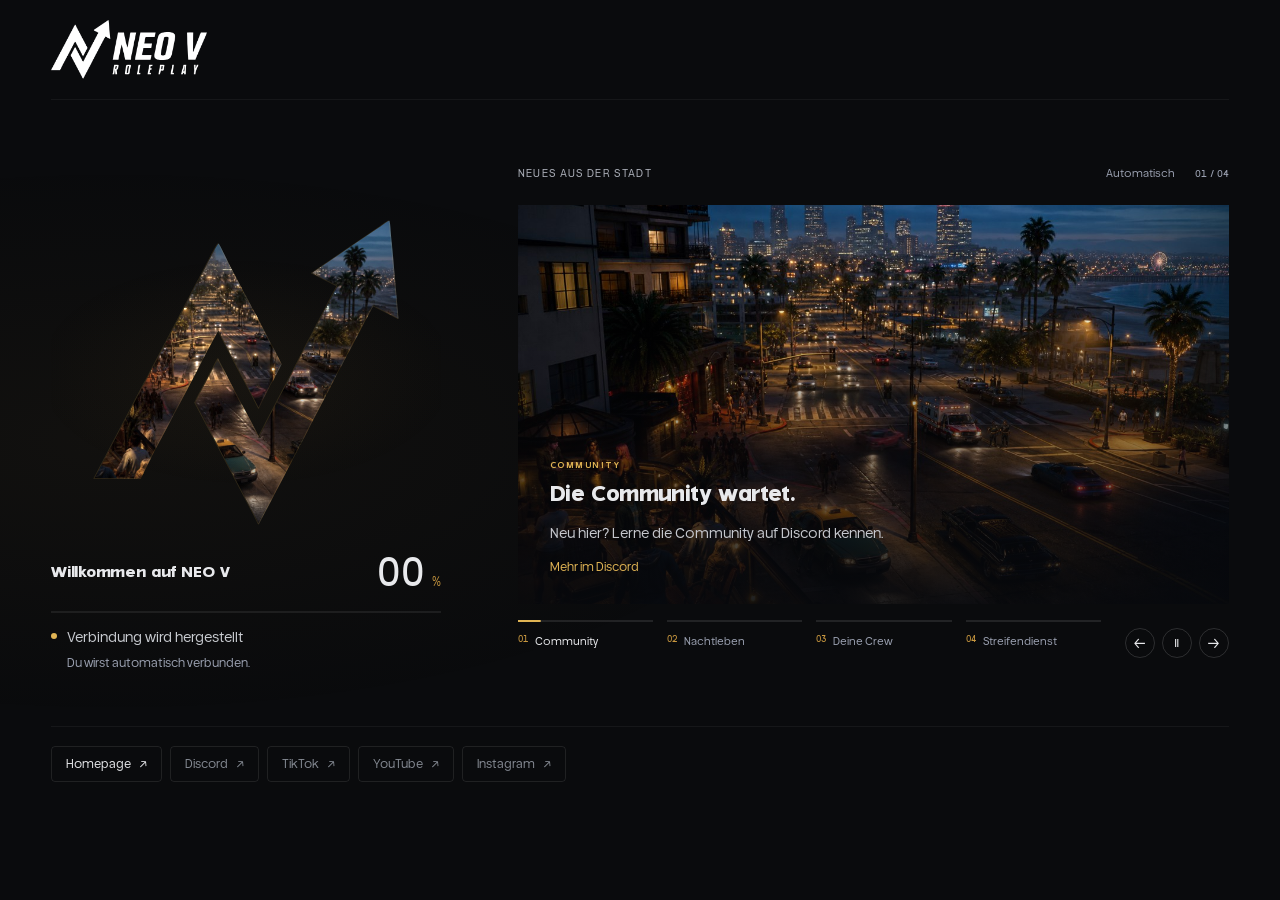
<file: html/index.html>
<!doctype html>
<html lang="de">
<head>
  <meta charset="utf-8">
  <meta name="viewport" content="width=device-width, initial-scale=1">
  <meta name="theme-color" content="#0a0b0d">
  <title>NEO V · Deine Geschichte beginnt</title>
  <link rel="stylesheet" href="css/style.css">
  <script defer src="js/config.js"></script>
  <script defer src="js/script.js"></script>
</head>
<body>
  <div class="ambient" aria-hidden="true"></div>
  <div class="screen">
    <header class="masthead">
      <a class="brand" href="https://neov.makeitclever.de" target="_blank" rel="noopener noreferrer" aria-label="NEO V Homepage"><img class="brand-logo" src="../assets/neologokompakt.png" alt="NEO V Roleplay"></a>
      <span id="connection-label" class="sr-only" role="status">VERBINDUNG WIRD AUFGEBAUT</span><span id="preview-label" hidden>VORSCHAU</span>
    </header>
    <main class="layout">
      <section class="identity" aria-label="Verbindungsfortschritt">
        <div class="loading-headspace" aria-hidden="true"></div>
        <div class="portal" aria-hidden="true">
          <div class="portal-halo"></div>
          <div class="portal-media"><img id="portal-image" src="media/life-city.jpg" alt=""><video id="portal-video" muted autoplay loop playsinline preload="none" hidden></video></div>
          <svg class="portal-outline" viewBox="0 0 3000 3000">    <g transform="matrix(3.748941,0,0,3.748941,-2570.069228,-1289.963051)">
        <path d="M924.495,807.688C890.385,874.436 848.624,946.527 817.915,1013.39L699.257,1013.35C731.714,952.484 763.861,891.45 795.697,830.255C808.607,805.797 823.623,775.232 837.435,751.785C839.172,746.763 852.414,722.648 855.447,716.814C871.041,686.568 886.895,656.456 903.004,626.481L945.837,544.216C950.103,536.057 961.841,512.427 966.333,505.909C967.186,503.858 970.271,497.112 971.297,495.572C976.969,487.06 1009.76,418.792 1014.84,416.411C1020.09,422.791 1035.5,457.009 1040.45,466.504L1080.98,543.28C1085.48,551.754 1097.74,573.509 1100.63,581.233C1109.26,594.767 1126.08,628.587 1134.23,644.305C1146.24,667.438 1165.14,700.184 1175.29,723.028C1158.14,758.433 1132.44,800.153 1117.66,835.316C1087.82,775.623 1054.45,717.379 1024.79,657.547C1021.64,651.181 1017.76,644.573 1014.26,638.38C985.245,687.988 960.67,741.444 932.954,791.882C930.099,797.076 927.539,802.619 924.495,807.688Z" class="logo-track"/>
    </g>
    <g transform="matrix(3.748941,0,0,3.748941,-2570.069228,-1289.963051)">
        <path d="M962.147,833.001L955.619,820.831C961.301,807.855 970.129,792.132 976.791,779.386L1013.75,708.921C1035.53,751.721 1057.71,794.316 1080.29,836.702C1084.31,844.385 1102.69,877.03 1104.61,882.954C1108.36,888.844 1114.13,900.549 1117.61,907.095C1125.58,892.631 1133.78,875.67 1141.5,860.81C1159.68,824.824 1179.67,788.397 1198.39,752.498C1217.28,716.257 1236.45,675.596 1256.27,640.141C1259.05,633.319 1266.26,620.274 1269.96,613.303C1279.26,596.17 1288.3,578.895 1297.07,561.483C1302.53,551.19 1311.01,533.871 1316.91,524.508C1295.5,513.177 1273.48,503.022 1252.05,491.739C1308.77,452.645 1365.69,413.849 1422.82,375.351C1427.69,372.06 1445.51,358.161 1448.99,358.717C1451.65,369.368 1451.28,381.734 1452.48,392.764C1460.26,464.22 1464.77,535.888 1472.06,607.401C1450.94,597.028 1429.03,584.775 1408.36,574.958C1400.36,588.786 1392.74,603.332 1385.14,617.418C1372.05,642.899 1358.68,668.236 1345.03,693.424L1252.44,870.275C1248.24,878.362 1225.83,925.176 1221.57,929.675C1215.11,945.556 1195.51,980.151 1187.18,996.047L1117.31,1129.7C1111.21,1116.08 1101.4,1098.47 1094.36,1085.04C1082.55,1062.15 1070.61,1039.32 1058.54,1016.57L962.147,833.001Z" class="logo-track"/>
    </g>
    <g transform="matrix(3.748941,0,0,3.748941,-2570.069228,-1289.963051)">
        <path d="M924.495,807.688C890.385,874.436 848.624,946.527 817.915,1013.39L699.257,1013.35C731.714,952.484 763.861,891.45 795.697,830.255C808.607,805.797 823.623,775.232 837.435,751.785C839.172,746.763 852.414,722.648 855.447,716.814C871.041,686.568 886.895,656.456 903.004,626.481L945.837,544.216C950.103,536.057 961.841,512.427 966.333,505.909C967.186,503.858 970.271,497.112 971.297,495.572C976.969,487.06 1009.76,418.792 1014.84,416.411C1020.09,422.791 1035.5,457.009 1040.45,466.504L1080.98,543.28C1085.48,551.754 1097.74,573.509 1100.63,581.233C1109.26,594.767 1126.08,628.587 1134.23,644.305C1146.24,667.438 1165.14,700.184 1175.29,723.028C1158.14,758.433 1132.44,800.153 1117.66,835.316C1087.82,775.623 1054.45,717.379 1024.79,657.547C1021.64,651.181 1017.76,644.573 1014.26,638.38C985.245,687.988 960.67,741.444 932.954,791.882C930.099,797.076 927.539,802.619 924.495,807.688Z" class="logo-progress" pathLength="100"/>
    </g>
    <g transform="matrix(3.748941,0,0,3.748941,-2570.069228,-1289.963051)">
        <path d="M962.147,833.001L955.619,820.831C961.301,807.855 970.129,792.132 976.791,779.386L1013.75,708.921C1035.53,751.721 1057.71,794.316 1080.29,836.702C1084.31,844.385 1102.69,877.03 1104.61,882.954C1108.36,888.844 1114.13,900.549 1117.61,907.095C1125.58,892.631 1133.78,875.67 1141.5,860.81C1159.68,824.824 1179.67,788.397 1198.39,752.498C1217.28,716.257 1236.45,675.596 1256.27,640.141C1259.05,633.319 1266.26,620.274 1269.96,613.303C1279.26,596.17 1288.3,578.895 1297.07,561.483C1302.53,551.19 1311.01,533.871 1316.91,524.508C1295.5,513.177 1273.48,503.022 1252.05,491.739C1308.77,452.645 1365.69,413.849 1422.82,375.351C1427.69,372.06 1445.51,358.161 1448.99,358.717C1451.65,369.368 1451.28,381.734 1452.48,392.764C1460.26,464.22 1464.77,535.888 1472.06,607.401C1450.94,597.028 1429.03,584.775 1408.36,574.958C1400.36,588.786 1392.74,603.332 1385.14,617.418C1372.05,642.899 1358.68,668.236 1345.03,693.424L1252.44,870.275C1248.24,878.362 1225.83,925.176 1221.57,929.675C1215.11,945.556 1195.51,980.151 1187.18,996.047L1117.31,1129.7C1111.21,1116.08 1101.4,1098.47 1094.36,1085.04C1082.55,1062.15 1070.61,1039.32 1058.54,1016.57L962.147,833.001Z" class="logo-progress" pathLength="100"/>
    </g>
</svg>
        </div>
        <div class="loading" role="progressbar" aria-label="Spielwelt laden" aria-valuemin="0" aria-valuemax="100" aria-valuenow="0">
          <div class="loading-top"><h1>Willkommen auf NEO V</h1><div class="percentage"><span id="progress-label">00</span><span>%</span></div></div>
          <div class="loading-track"><div id="progress-fill"></div></div>
          <div class="loading-bottom"><p id="status-text">Verbindung wird hergestellt</p><span id="loading-detail">Du wirst automatisch verbunden.</span></div>
        </div>
      </section>
      <section class="stories" aria-label="Neuigkeiten und Events" aria-roledescription="Karussell">
        <div class="stories-heading"><h2>NEUES AUS DER STADT</h2><div class="cycle-info"><span id="cycle-status">Automatisch</span><span id="slide-counter" class="numeral">01 / 04</span></div></div>
        <div class="story-stage" id="story-stage"></div>
        <div class="carousel-bottom"><div class="story-tabs" id="story-tabs" aria-label="Meldung auswählen"></div><div class="carousel-controls"><button id="previous" aria-label="Vorherige Meldung"><span aria-hidden="true">←</span></button><button id="toggle-rotation" aria-label="Automatischen Wechsel pausieren" aria-pressed="false"><span id="pause-glyph" aria-hidden="true">Ⅱ</span></button><button id="next" aria-label="Nächste Meldung"><span aria-hidden="true">→</span></button></div></div>
      </section>
    </main>
    <footer class="social-footer" aria-label="NEO V Social Media">
      <nav id="social-links" class="social-links" aria-label="Social-Media-Kanäle"></nav>
    </footer>
  </div>
  <div class="exit-curtain" aria-hidden="true"></div>
</body>
</html>
</file>
<file: html/css/style.css>
@import url('brand.css');
@font-face {
  font-family:Corvent;
  src:url('../fonts/Corvent-700.woff2') format('woff2');
  font-weight:700;
  font-display:swap
}

@font-face {
  font-family:Helvena;
  src:url('../fonts/Helvena-Regular.woff2') format('woff2');
  font-weight:400;
  font-display:swap
}

@font-face {
  font-family:Helvena;
  src:url('../fonts/Helvena-Medium.woff2') format('woff2');
  font-weight:500;
  font-display:swap
}

@font-face {
  font-family:Corvent;
  src:url('../fonts/Corvent-500.woff2') format('woff2');
  font-weight:500;
  font-display:swap;
}
@font-face {
  font-family:Ignazio;
  src:url('../fonts/Ignazio.woff2') format('woff2');
  font-weight:400;
  font-display:swap;
}
@font-face {
  font-family:Codent;
  src:url('../fonts/Codent-Pro.woff2') format('woff2');
  font-weight:400;
  font-display:swap;
}

/* NEO V cinematic editorial. Design variance 8 / motion 8 / density 4.
   Native CSS/JS preserves the resource's offline, build-free FiveM architecture.
   Original brand palette and SVG geometry; square surfaces, circular controls only. */
:root {
  /* Roles from fivem-corerp/docs/mockups/fonts/fontkonzept.html. */
  --font-display:Ignazio,Arial,sans-serif;
  --font-display-soft:Corvent,Arial,sans-serif;
  --font-ui:Helvena,Arial,sans-serif;
  --font-meta:Corvent,Arial,sans-serif;
  --font-num:Codent,Arial,sans-serif;
  color-scheme:dark;
  --bg:#0a0b0d;
  --text:#e8e9ec;
  --muted:#9aa0b0;
  --gold:#c8973f;
  --gold-hi:#e0b454;
  --line:#ffffff17;
  --ease:cubic-bezier(.16,1,.3,1);
  --cycle:0;
  --gutter:clamp(24px,3.2vw,76px)
}

* {
  box-sizing:border-box
}

/* Scale the desktop composition from 1920 x 1080. The shorter axis limits
   growth on ultrawide displays; smaller viewports keep the existing breakpoints.
   rem dimensions include text, controls and the native loading overlay reserve. */
html {
  font-size:max(16px,min(calc(100vw / 120),calc(100vh / 67.5)))
}

body {
  margin:0;
  background:var(--bg);
  color:var(--text);
  font-family:var(--font-ui);
  font-synthesis:none;
  -webkit-font-smoothing:antialiased
}

button,a {
  -webkit-tap-highlight-color:transparent
}

button {
  font:inherit;
  color:inherit;
  cursor:pointer
}

button:focus-visible,a:focus-visible {
  outline:2px solid var(--gold-hi);
  outline-offset:5px
}

button:disabled {
  opacity:.3;
  cursor:default
}

[hidden] {
  display:none!important
}

.gold {
  color:var(--gold-hi)
}

.eyebrow {
  font-family:var(--font-meta)
}

.eyebrow {
  font-weight:500;
  font-size:12px;
  line-height:1.6;
  letter-spacing:.15em;
  color:var(--muted)
}

.ambient {
  position:fixed;
  inset:0;
  pointer-events:none;
  background:radial-gradient(ellipse at 9% 49%,#c8973f0b,transparent 43%)
}

.screen {
  position:relative;
  min-height:100vh;
  min-height:100dvh;
  height:100dvh;
  display:grid;
  grid-template-rows:94px minmax(0,1fr);
  padding:0 var(--gutter);
  max-width:2560px;
  margin:auto
}

.masthead {
  display:flex;
  align-items:center;
  gap:35px;
  border-bottom:1px solid var(--line)
}

.brand {
  display:flex;
  align-items:center;
  gap:11px;
  color:var(--text);
  text-decoration:none;
  font-family:var(--font-display);
  font-size:30px;
  font-weight:400;
  letter-spacing:.04em
}

.brand-mark {
  display:block;
  width:30px;
  height:32px;
  background:var(--gold-hi);
  -webkit-mask:var(--logo-mask) center/contain no-repeat;
  mask:var(--logo-mask) center/contain no-repeat
}

.brand-caption {
  font-family:var(--font-meta);
  font-weight:500;
  font-size:11px;
  line-height:1.5;
  color:var(--muted);
  letter-spacing:.12em;
  margin-left:10px;
  border-left:1px solid var(--line);
  padding-left:20px
}

.connection {
  display:flex;
  align-items:center;
  gap:10px;
  margin-left:auto;
  font-family:var(--font-meta);
  font-weight:500;
  font-size:12px;
  letter-spacing:.1em;
  color:var(--muted)
}

.status-dot {
  width:5px;
  height:5px;
  border-radius:50%;
  background:var(--gold-hi);
  box-shadow:0 0 12px #c8973f55
}

.edition {
  font:500 12px var(--font-meta);
  letter-spacing:.1em;
  color:var(--muted);
  border-left:1px solid var(--line);
  padding-left:30px
}

.layout {
  display:grid;
  grid-template-columns:minmax(0,1fr) minmax(0,2.08fr);
  gap:clamp(28px,4vw,86px);
  min-height:0;
  padding:34px 0 30px
}

.identity {
  position:relative;
  display:flex;
  flex-direction:column;
  min-height:0;
  padding-top:9px
}

.welcome h1 {
  font-family:var(--font-display-soft);
  font-size:clamp(25px,2.35vw,48px);
  font-weight:700;
  line-height:1.1;
  letter-spacing:-.04em;
  margin:12px 0 0
}

.welcome .eyebrow {
  color:var(--gold)
}

.portal {
  position:relative;
  flex:1;
  min-height:120px;
  width:100%;
  max-width:490px;
  align-self:center;
  margin:12px 0 16px
}

.portal-media,.portal-outline {
  position:absolute;
  width:100%;
  height:100%;
  inset:0
}

.portal-media {
  -webkit-mask:var(--logo-mask) center/contain no-repeat;
  mask:var(--logo-mask) center/contain no-repeat;
  background:var(--gold)
}

.portal-media img,.portal-media video {
  position:absolute;
  inset:0;
  width:100%;
  height:100%;
  object-fit:cover;
  filter:saturate(.7) brightness(1.25);
  animation:portal-drift 28s ease-in-out infinite alternate
}

.portal-media img {
  transition:opacity .5s
}

.portal-media:after {
  content:'';
  position:absolute;
  inset:0;
  background:linear-gradient(150deg,#e0b45422,transparent 45%,#05070ca8)
}

.portal-outline {
  overflow:visible;
  fill:none;
  pointer-events:none
}

.logo-track {
  fill:none;
  stroke:#e0b45440;
  stroke-width:1.4
}

.logo-progress {
  fill:none;
  stroke:var(--gold-hi);
  stroke-width:2.2;
  stroke-dasharray:100;
  stroke-dashoffset:100;
  transition:stroke-dashoffset 1.2s var(--ease);
  filter:drop-shadow(0 0 3px #c8973f88)
}

.portal-halo {
  position:absolute;
  inset:10% -10%;
  background:radial-gradient(ellipse,#c8973f0c,transparent 65%)
}

.loading {
  margin-top:auto
}

.loading-top {
  display:flex;
  align-items:flex-end;
  justify-content:space-between;
  gap:12px
}

.loading-top .eyebrow {
  font-size:11px
}

.loading-top p {
  font-size:13px;
  margin:9px 0 0;
  color:#d6d7db
}

.percentage {
  font:400 clamp(42px,4vw,72px)/1 var(--font-num);
  letter-spacing:0;
  white-space:nowrap
}

.percentage>span:last-child {
  font:12px var(--font-ui);
  color:var(--gold);
  letter-spacing:0;
  margin-left:7px
}

.loading-track {
  height:2px;
  background:#ffffff13;
  margin-top:23px;
  overflow:hidden
}

#progress-fill {
  height:100%;
  width:0;
  background:var(--gold-hi);
  transition:width 1.2s var(--ease)
}

.loading-bottom {
  display:flex;
  justify-content:space-between;
  gap:12px;
  align-items:center;
  margin-top:13px;
  font-size:10px;
  color:var(--muted)
}

.loading-signal {
  display:flex;
  gap:3px;
  height:13px;
  align-items:center
}

.loading-signal i {
  width:2px;
  height:5px;
  background:var(--gold);
  opacity:.7
}

.stories {
  min-height:0;
  display:grid;
  grid-template-rows:35px minmax(0,1fr) 76px
}

.stories-heading {
  display:flex;
  justify-content:space-between;
  align-items:flex-start
}

.stories-heading h2 {
  font-size:12px;
  font-weight:400;
  margin:0;
  color:#b7b9c2
}

.numeral {
  font-family:var(--font-num);
  font-size:16px;
  color:var(--muted)
}

.story-stage {
  position:relative;
  isolation:isolate;
  overflow:hidden;
  background:#12151a
}

.story {
  position:absolute;
  inset:0;
  overflow:hidden;
  visibility:hidden;
  opacity:0;
  transition:none;
  pointer-events:none
}

.story.is-active {
  visibility:visible;
  opacity:1;
  z-index:2;
  pointer-events:auto
}

.story-image {
  position:absolute;
  width:100%;
  height:100%;
  object-fit:cover;
  object-position:center 43%;
  transform:scale(1.035);
  transition:transform 10s cubic-bezier(.2,.65,.3,1);
  filter:saturate(.75)
}

.story.is-active .story-image {
  transform:scale(1)
}

.story:after {
  content:'';
  position:absolute;
  inset:0;
  background:linear-gradient(180deg,#06090d12 12%,#07090d38 35%,#07090ddb 80%,#07090df5),linear-gradient(90deg,#07090d40,transparent 70%);
  z-index:1
}

.story-copy {
  position:absolute;
  bottom:0;
  left:0;
  right:0;
  z-index:2;
  padding:clamp(22px,3vw,58px);
  padding-bottom:28px;
  opacity:1
}



.story-category {
  display:flex;
  align-items:center;
  gap:10px;
  font:500 12px var(--font-meta);
  letter-spacing:.16em;
  color:var(--gold-hi);
  margin-bottom:17px
}

.story-category:before {
  content:'';
  width:23px;
  height:1px;
  background:var(--gold)
}

.story-icon {
  width:1.25rem;
  height:1.25rem;
  object-fit:contain
}

.story h3 {
  font:700 clamp(30px,3.7vw,74px)/1.01 var(--font-display-soft);
  letter-spacing:-.045em;
  margin:0 0 18px;
  max-width:100%;
  text-wrap:balance
}

.story h3 .title-line {
  display:block
}

.story h3 .title-line:last-child {
  color:var(--gold-hi)
}

.story-description {
  font-size:clamp(12px,1vw,17px);
  line-height:1.7;
  max-width:440px;
  color:#c5c7cd;
  margin:0 0 25px
}

.story-meta {
  display:flex;
  justify-content:space-between;
  align-items:center;
  gap:20px;
  border-top:1px solid #ffffff25;
  padding-top:18px;
  font:500 11px var(--font-meta);
  letter-spacing:.07em;
  color:#b7bbc4
}

.story-meta span:last-child {
  text-align:right;
  color:#c9cbd1;
  font:10px var(--font-ui);
  letter-spacing:0
}

.story-logo {
  position:absolute;
  right:1.875rem;
  top:1.75rem;
  width:5.9375rem;
  height:4.375rem;
  object-fit:contain;
  z-index:3
}

.carousel-bottom {
  display:flex;
  align-items:stretch;
  gap:24px
}

.story-tabs {
  display:grid;
  grid-auto-flow:column;
  grid-auto-columns:minmax(0,1fr);
  flex:1;
  min-width:0;
  gap:17px
}

.story-tab {
  position:relative;
  border:0;
  border-top:.125rem solid #ffffff1a;
  background:none;
  padding:15px 0 5px;
  text-align:left;
  display:flex;
  gap:8px;
  align-items:flex-start;
  color:var(--muted);
  transition:color .3s;
  min-width:0
}

.story-tab:before {
  content:'';
  position:absolute;
  top:-.125rem;
  left:0;
  width:100%;
  height:.125rem;
  background:var(--gold-hi);
  transform:scaleX(0);
  transform-origin:left
}

.story-tab[aria-current=true] {
  color:var(--text)
}

.story-tab[aria-current=true]:before {
  transform:scaleX(var(--cycle))
}

.story-tab .tab-number {
  font:10px var(--font-ui);
  color:var(--gold);
  padding-top:2px
}

.story-tab .tab-title {
  font-size:10px;
  line-height:1.5
}

.carousel-controls {
  display:flex;
  gap:.4375rem;
  align-items:center;
  padding-bottom:8px
}

.carousel-controls button {
  width:30px;
  height:30px;
  border-radius:50%;
  border:1px solid #ffffff25;
  background:transparent;
  transition:background .2s,border-color .2s
}

.carousel-controls button:hover {
  background:#c8973f20;
  border-color:var(--gold)
}

#toggle-rotation {
  font-size:.6875rem
}

#preview-label {
  font:500 .6875rem var(--font-meta);
  color:var(--gold)
}

.exit-curtain {
  position:fixed;
  inset:0;
  background:#000;
  pointer-events:none;
  opacity:0;
  z-index:20;
  transition:opacity .6s ease
}

.fade-out .exit-curtain {
  opacity:1
}

.screen {
  animation:entrance 1s var(--ease)
}

@keyframes entrance {
  from {
    opacity:0;
    transform:translateY(10px)
  }
  to {
    opacity:1;
    transform:translateY(0)
  }
}

@keyframes portal-drift {
  from {
    transform:scale(1.1) translateX(-3%)
  }
  to {
    transform:scale(1.3) translateX(3%)
  }
}

@media(min-width:1800px) {
  .screen {
    grid-template-rows:112px minmax(0,1fr)
  }
  .layout {
    padding-top:48px;
    padding-bottom:42px
  }
  .stories {
    grid-template-rows:42px minmax(0,1fr) 85px
  }
  .story-copy {
    padding-bottom:40px
  }
  .story-tab .tab-title {
    font-size:12px
  }
  .stories-heading h2 {
    font-size:14px
  }
  .loading-top p {
    font-size:16px
  }
  .loading-bottom {
    font-size:12px
  }
  .brand {
    font-size:36px
  }
}

@media(max-height:750px) and (min-width:901px) {
  .screen {
    grid-template-rows:70px minmax(0,1fr)
  }
  .layout {
    padding-top:22px;
    padding-bottom:16px;
    gap:4vw
  }
  .welcome h1 {
    font-size:29px
  }
  .story h3 {
    font-size:clamp(30px,3.6vw,55px)
  }
  .story-description {
    margin-bottom:17px;
    font-size:12px;
    max-width:390px
  }
  .story-copy {
    padding:24px 32px
  }
  .story-category {
    margin-bottom:12px
  }
  .story-meta {
    padding-top:12px
  }
  .story-stage {
    min-height:0
  }
  .portal {
    margin:0 0 10px
  }
  .loading-track {
    margin-top:16px
  }
}

@media(max-width:1100px) {
  .edition {
    display:none
  }
  .brand-caption {
    display:none
  }
  .layout {
    gap:28px
  }
  .story-tab .tab-number {
    display:none
  }
  .carousel-bottom {
    gap:12px
  }
  .story-tabs {
    gap:10px
  }
  .story-meta {
    font-size:10px
  }
  .story-meta span:last-child {
    font-size:9px
  }
}

@media(max-width:900px) {
  .screen {
    height:auto;
    min-height:100dvh;
    grid-template-rows:74px auto;
    padding:0 24px
  }
  .layout {
    grid-template-columns:1fr;
    gap:30px;
    padding:28px 0
  }
  .identity {
    display:grid;
    grid-template-columns:1fr 140px;
    column-gap:24px
  }
  .welcome h1 {
    font-size:29px
  }
  .portal {
    grid-column:2;
    grid-row:1/3;
    height:170px;
    margin:0
  }
  .loading {
    margin-top:25px
  }
  .loading-top .eyebrow {
    display:none
  }
  .loading-top p {
    font-size:12px
  }
  .percentage {
    font-size:34px
  }
  .loading-track {
    margin-top:14px
  }
  .loading-bottom {
    font-size:9px
  }
  .stories {
    height:620px;
    grid-template-rows:30px minmax(0,1fr) 80px
  }
  .story h3 {
    font-size:clamp(32px,6vw,54px)
  }
  .story-copy {
    padding:30px
  }
  .story-description {
    font-size:13px
  }
  .story-tabs {
    gap:13px
  }
  .story-tab .tab-title {
    font-size:9px
  }
  .connection {
    font-size:11px
  }
}

@media(max-width:480px) {
  .screen {
    padding:0 18px
  }
  .brand {
    font-size:26px
  }
  .connection {
    font-size:10px;
    letter-spacing:0;
    gap:6px
  }
  .identity {
    grid-template-columns:1fr 100px;
    gap:15px
  }
  .portal {
    height:155px
  }
  .welcome h1 {
    font-size:25px
  }
  .welcome .eyebrow {
    font-size:11px
  }
  .loading-top p {
    font-size:10px
  }
  .loading-bottom {
    font-size:8px
  }
  .stories {
    height:535px;
    grid-template-rows:30px minmax(0,1fr) 93px
  }
  .story-copy {
    padding:24px 20px
  }
  .story h3 {
    font-size:33px
  }
  .story-description {
    font-size:12px;
    line-height:1.6
  }
  .story-meta {
    flex-wrap:wrap;
    gap:8px
  }
  .carousel-bottom {
    gap:8px
  }
  .carousel-controls {
    gap:3px
  }
  .carousel-controls button {
    width:25px;
    height:25px
  }
  .story-tabs {
    gap:8px
  }
  .story-tab .tab-title {
    font-size:8px
  }
}

/* Movement is concentrated at the change of story, with no extra looping UI. */
.cycle-info { display:flex; align-items:baseline; gap:18px; color:var(--muted); }
#cycle-status { font:500 12px var(--font-meta); }
.story.is-outgoing { visibility:visible; opacity:1; z-index:1; }
.story.is-active { z-index:2; }
.story-tab.is-complete:before { transform:scaleX(1); background:var(--gold); opacity:.45; }
.story h3 .title-line { overflow:hidden; padding-bottom:.08em; margin-bottom:-.08em; perspective:700px; }
.title-word { display:block; transform-origin:50% 100%; }
.story.is-active .title-word {
  animation:line-reveal 1050ms cubic-bezier(.16,1,.3,1) both;
  animation-delay:calc(260ms + var(--line-index) * 95ms);
}
.story.is-active .story-category,
.story.is-active .story-description,
.story.is-active .story-meta { animation:copy-reveal 800ms var(--ease) 450ms both; }
.portal { animation:portal-arrive 1400ms cubic-bezier(.22,1,.36,1) both; }
@keyframes line-reveal {
  from { transform:translateY(110%) rotateX(-16deg); opacity:0; }
  to { transform:translateY(0) rotateX(0); opacity:1; }
}
@keyframes copy-reveal {
  from { transform:translateY(12px); opacity:0; }
  to { transform:translateY(0); opacity:1; }
}
@keyframes portal-arrive {
  from { clip-path:inset(100% 0 0 0); transform:translateY(20px); }
  to { clip-path:inset(0 0 0 0); transform:translateY(0); }
}
@media(max-width:480px) {
  #preview-label { display:none; }
  .cycle-info { gap:10px; }
  .story-tab .tab-title { font-size:10px; }
}

/* A static utility row reserves space below the editorial stage. */
.screen.has-socials { grid-template-rows:94px minmax(0,1fr) 132px; }
.social-footer {
  display:grid;
  grid-template-columns:minmax(0,1fr) minmax(0,2.08fr);
  gap:clamp(28px,4vw,86px);
  align-items:center;
  border-top:1px solid var(--line);
}
.social-intro h2 {
  margin:10px 0 0;
  font:400 24px/1.1 var(--font-display);
  letter-spacing:.045em;
}
.social-intro .eyebrow { font-size:10px; }
.social-links { display:grid; grid-auto-flow:column; grid-auto-columns:minmax(0,1fr); gap:24px; }
.social-link { display:flex; flex-direction:column; gap:8px; min-width:0; text-decoration:none; color:var(--text); padding:10px 0; }
.social-link-top { display:flex; align-items:center; justify-content:space-between; gap:8px; }
.social-name { font:700 20px/1.1 var(--font-display-soft); }
.social-description { font:400 10px/1.5 var(--font-ui); color:var(--muted); }
.social-arrow { color:var(--gold); font:16px var(--font-ui); transition:transform .25s var(--ease); }
a.social-link:hover .social-name { color:var(--gold-hi); }
a.social-link:hover .social-arrow { transform:translate(2px,-2px); }
.social-link.is-unconfigured { color:#aeb1ba; }
@media(min-width:1800px) {
  .screen.has-socials { grid-template-rows:112px minmax(0,1fr) 150px; }
  .social-name { font-size:24px; }
  .social-description { font-size:12px; }
  .social-intro h2 { font-size:28px; }
}
@media(max-height:750px) and (min-width:901px) {
  .screen.has-socials { grid-template-rows:70px minmax(0,1fr) 100px; }
}
@media(max-width:1100px) {
  .social-footer { gap:28px; }
  .social-links { gap:14px; }
  .social-description { font-size:9px; }
}
@media(max-width:900px) {
  .screen.has-socials { grid-template-rows:74px auto auto; }
  .social-footer { grid-template-columns:1fr; gap:24px; padding:24px 0 30px; }
  .social-links { grid-template-columns:repeat(2,minmax(0,1fr)); grid-auto-flow:row; gap:16px 28px; }
  .social-description { font-size:11px; }
  .social-intro h2 { font-size:23px; }
}

@media(prefers-reduced-motion:reduce) {
  *,*:before,*:after {
    animation:none!important;
    transition:none!important
  }
  .story-image {
    transform:none!important
  }
}

/* Approved compact composition. Keep the runtime carousel and loading effects. */
.screen,.screen.has-socials {
  max-width:131.25rem;
  height:100vh;
  height:100dvh;
  min-height:38.75rem;
  padding:0 clamp(2rem,4vw,5.625rem) 6.25rem;
  grid-template-rows:6.25rem minmax(0,1fr) 4.625rem
}

.masthead {
  justify-content:space-between;
  border-bottom:0.0625rem solid #ffffff0d
}

.brand-logo {
  display:block;
  width:9.75rem;
  height:auto
}

.sr-only {
  position:absolute;
  width:0.0625rem;
  height:0.0625rem;
  padding:0;
  margin:-0.0625rem;
  overflow:hidden;
  clip-path:inset(50%);
  white-space:nowrap
}

.layout {
  width:100%;
  max-width:108.75rem;
  height:clamp(26.875rem,57vh,45rem);
  margin:auto;
  padding:0;
  display:grid;
  grid-template-columns:minmax(18.75rem,.85fr) minmax(0,1.55fr);
  gap:clamp(3.75rem,6vw,8.125rem);
  min-height:0;
  align-items:stretch
}

.identity {
  min-height:0;
  height:100%;
  display:flex;
  flex-direction:column;
  padding:0
}

.loading-headspace {
  height:3rem;
  flex-shrink:0
}

.portal {
  flex:1 1 0;
  min-height:0;
  width:100%;
  max-width:27.5rem;
  margin:0.625rem auto 1.25rem
}

.loading {
  margin-top:0;
  flex-shrink:0
}

.loading-top {
  align-items:center;
  gap:1.25rem
}

.loading-top h1 {
  font:700 clamp(1.0625rem,1.1vw,1.375rem)/1.3 var(--font-display-soft);
  letter-spacing:-.015em;
  margin:0
}

.percentage {
  font-size:3rem;
  flex-shrink:0
}
.percentage>span:last-child {
  font-size:0.8125rem
}

.loading-track {
  height:0.125rem;
  margin:0.8125rem 0 0.9375rem
}

.loading-bottom {
  display:block;
  margin:0
}
.loading-bottom p {
  font:0.875rem var(--font-ui);
  color:#c8cbd0;
  margin:0 0 0.625rem;
  display:flex;
  gap:0.625rem;
  align-items:center
}
.loading-bottom p:before {
  content:'';
  width:0.375rem;
  height:0.375rem;
  flex-shrink:0;
  border-radius:50%;
  background:var(--gold-hi)
}

#loading-detail {
  display:block;
  margin-left:1rem;
  font:0.75rem var(--font-ui);
  color:var(--muted)
}

.stories {
  height:100%;
  min-height:0;
  grid-template-rows:3rem minmax(0,1fr) 4.125rem
}

.stories-heading {
  padding-top:0.5625rem
}
.stories-heading h2 {
  font:400 0.6875rem var(--font-ui);
  letter-spacing:.12em;
  color:#aaaeb7
}

.cycle-info {
  gap:1.25rem
}
#cycle-status {
  font:0.6875rem var(--font-ui)
}
.numeral {
  font-size:0.75rem
}

.story-image {
  filter:none;
  object-position:50% 45%
}
.story:after {
  background:linear-gradient(transparent 20%,#07090de8)
}

.story-copy {
  padding:0;
  left:2rem;
  right:2rem;
  bottom:1.875rem
}
.story-category {
  font-size:0.625rem;
  letter-spacing:.15em;
  margin-bottom:0.75rem
}
.story-category:before {
  display:none
}

.story h3 {
  font:700 clamp(1.5rem,1.8vw,2.25rem)/1.16 var(--font-display-soft);
  letter-spacing:-.025em;
  margin:0 0 0.75rem;
  text-wrap:pretty
}
.story h3 .title-line:last-child {
  color:var(--text)
}

.story-description {
  font-size:0.875rem;
  line-height:1.5;
  max-width:35rem;
  margin:0
}

.story-meta {
  border:0;
  padding:0;
  margin-top:1rem;
  font:0.75rem var(--font-ui);
  color:var(--gold-hi)
}
.story-meta>span:first-child {
  display:none
}
.story-meta>span:last-child {
  font:inherit;
  color:inherit;
  text-align:left
}

.carousel-bottom {
  gap:1.5rem;
  align-items:center
}
.story-tabs {
  align-self:stretch;
  padding-top:1rem;
  gap:0.875rem
}
.story-tab {
  padding:0.75rem 0 0.25rem;
  gap:0.4375rem
}
.story-tab .tab-number {
  font:0.6875rem var(--font-num);
  padding:0
}
.story-tab .tab-title {
  font:0.6875rem/1.3 var(--font-ui)
}
.carousel-controls {
  padding:0.75rem 0 0
}
.carousel-controls button {
  width:1.875rem;
  height:1.875rem
}

.social-footer {
  display:flex;
  width:100%;
  max-width:108.75rem;
  margin:auto;
  height:4.625rem;
  align-items:center;
  border-top:0.0625rem solid #ffffff0d;
  padding:0 18.75rem 0 0
}

.social-links {
  display:flex;
  flex-wrap:wrap;
  gap:0.5rem
}
.social-link {
  height:2.25rem;
  padding:0 0.875rem;
  border:0.0625rem solid var(--line);
  border-radius:0.25rem;
  justify-content:center;
  gap:0
}
.social-link-top {
  gap:0.5rem
}
.social-name {
  font:0.75rem var(--font-ui)
}
.social-arrow {
  font:0.75rem var(--font-ui);
  color:inherit
}
.social-link.is-unconfigured {
  color:#858a93
}
.social-link:hover {
  border-color:var(--gold-hi)
}

@media(max-height:850px) and (min-width:651px) {
  .screen,.screen.has-socials {
  grid-template-rows:5rem minmax(0,1fr) 3.875rem;
  padding-bottom:5rem
}
.brand-logo {
  width:8.375rem
}
.layout {
  height:clamp(25.625rem,62vh,33.125rem);
  gap:4.0625rem
}
.loading-headspace {
  height:2.5rem
}
.portal {
  max-width:19.375rem;
  margin:0.5rem auto 0.75rem
}
.loading-top h1 {
  font-size:1.0625rem
}
.percentage {
  font-size:2.5rem
}
.loading-bottom p {
  font-size:0.8125rem
}
#loading-detail {
  font-size:0.6875rem
}
.stories {
  grid-template-rows:2.5rem minmax(0,1fr) 3.875rem
}
.story-copy {
  left:1.625rem;
  right:1.625rem;
  bottom:1.625rem
}
.story h3 {
  font-size:1.6875rem
}
.social-footer {
  height:3.875rem
}

}

@media(max-width:900px) {
  .layout {
  gap:2.1875rem;
  grid-template-columns:minmax(15rem,.9fr) minmax(0,1.3fr)
}
.story h3 {
  font-size:1.5rem
}
.story-description {
  font-size:0.8125rem
}
.social-footer {
  padding-right:0
}
.carousel-bottom {
  gap:0.75rem
}
.story-tabs {
  gap:0.5rem
}
.story-tab .tab-number {
  display:none
}
.story-tab .tab-title {
  font-size:0.625rem
}
.carousel-controls {
  gap:0.3125rem
}
.carousel-controls button {
  width:1.75rem;
  height:1.75rem
}

}

@media(max-width:650px) {
  .screen,.screen.has-socials {
  height:auto;
  min-height:100vh;
  min-height:100dvh;
  grid-template-rows:5rem auto auto;
  padding-bottom:6.875rem
}
.brand-logo {
  width:8.375rem
}
.layout {
  height:auto;
  display:flex;
  flex-direction:column;
  padding:1.75rem 0;
  gap:2.125rem
}
.identity {
  height:28.125rem
}
.loading-headspace {
  height:0
}
.portal {
  width:17.5rem
}
.loading-top h1 {
  font-size:1.125rem
}
.stories {
  height:26.25rem;
  grid-template-rows:2.25rem minmax(0,1fr) 4.375rem
}
.story-copy {
  left:1.375rem;
  right:1.375rem;
  bottom:1.5rem
}
.story h3 {
  font-size:1.5625rem
}
.social-footer {
  height:auto;
  min-height:5.625rem;
  padding:1.125rem 0
}
.story-tab .tab-title {
  font-size:0.5625rem
}
.cycle-info {
  gap:0.625rem
}

}
</file>
